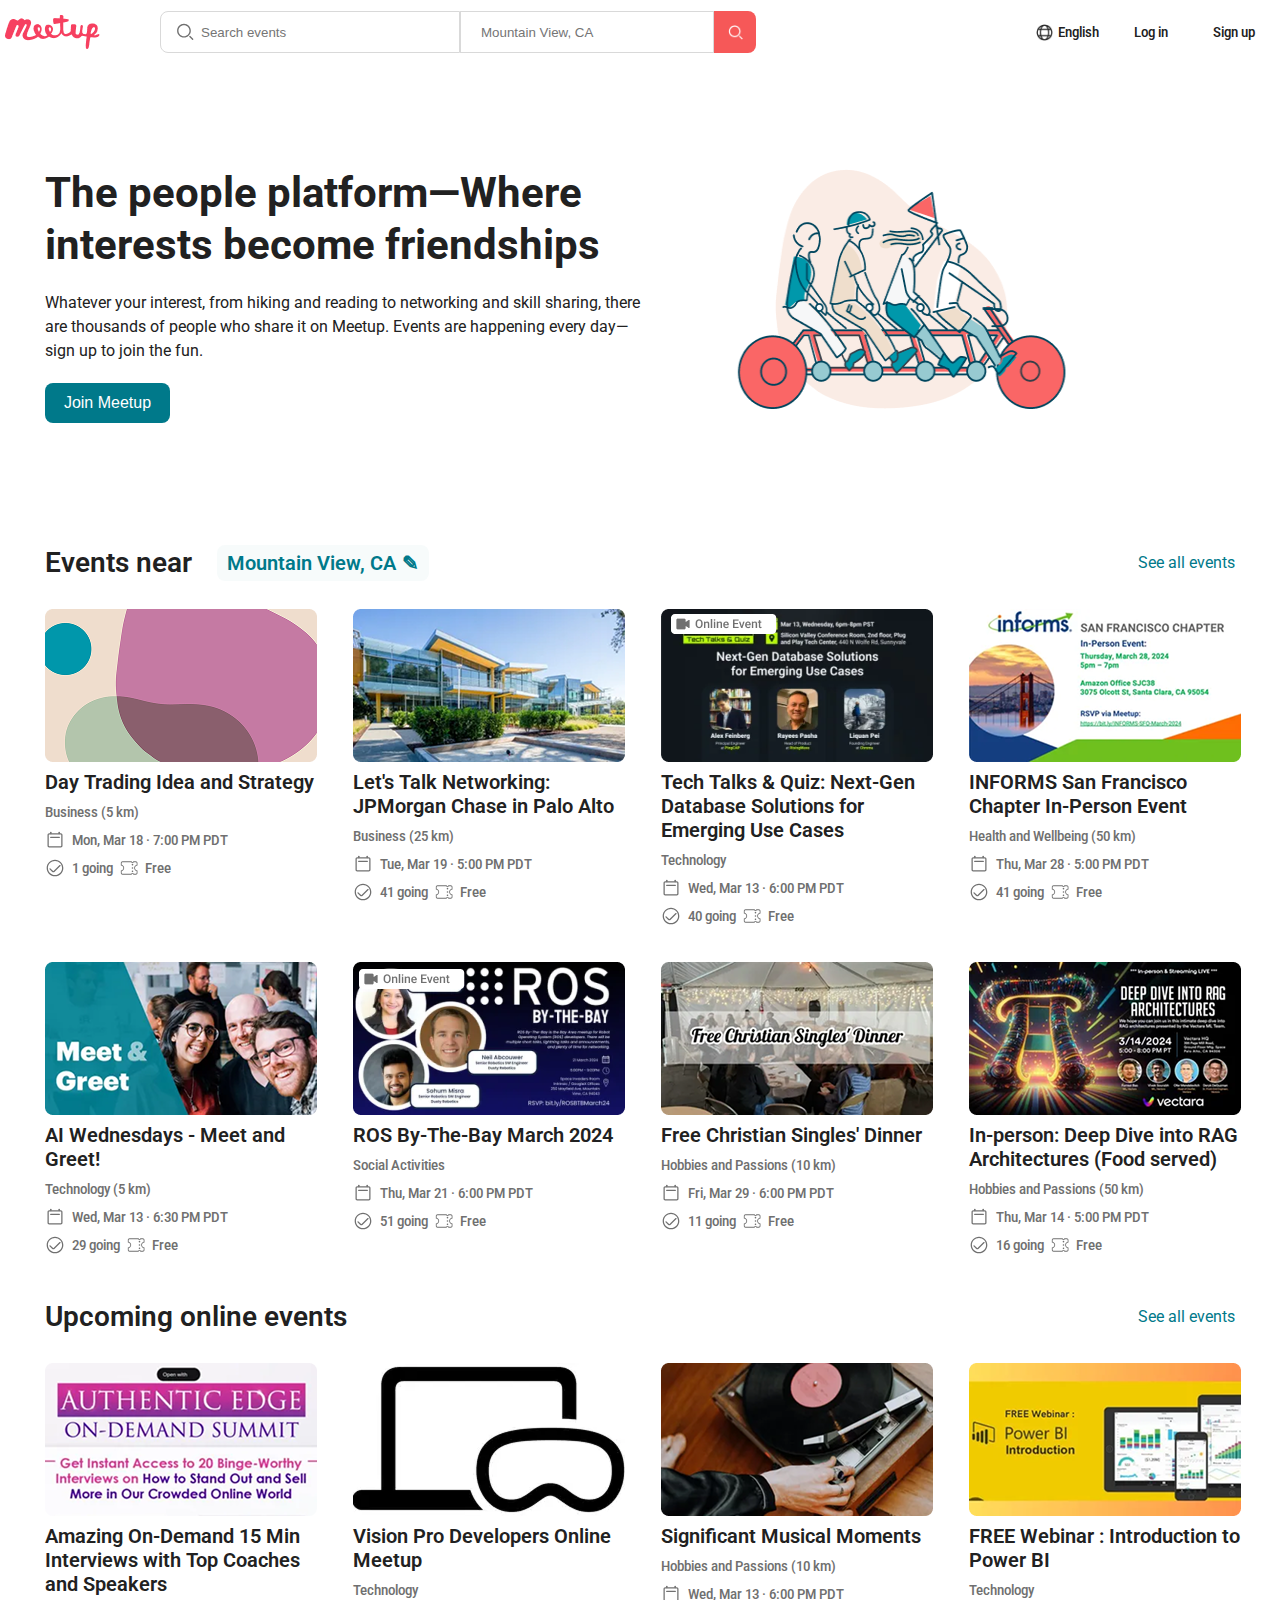
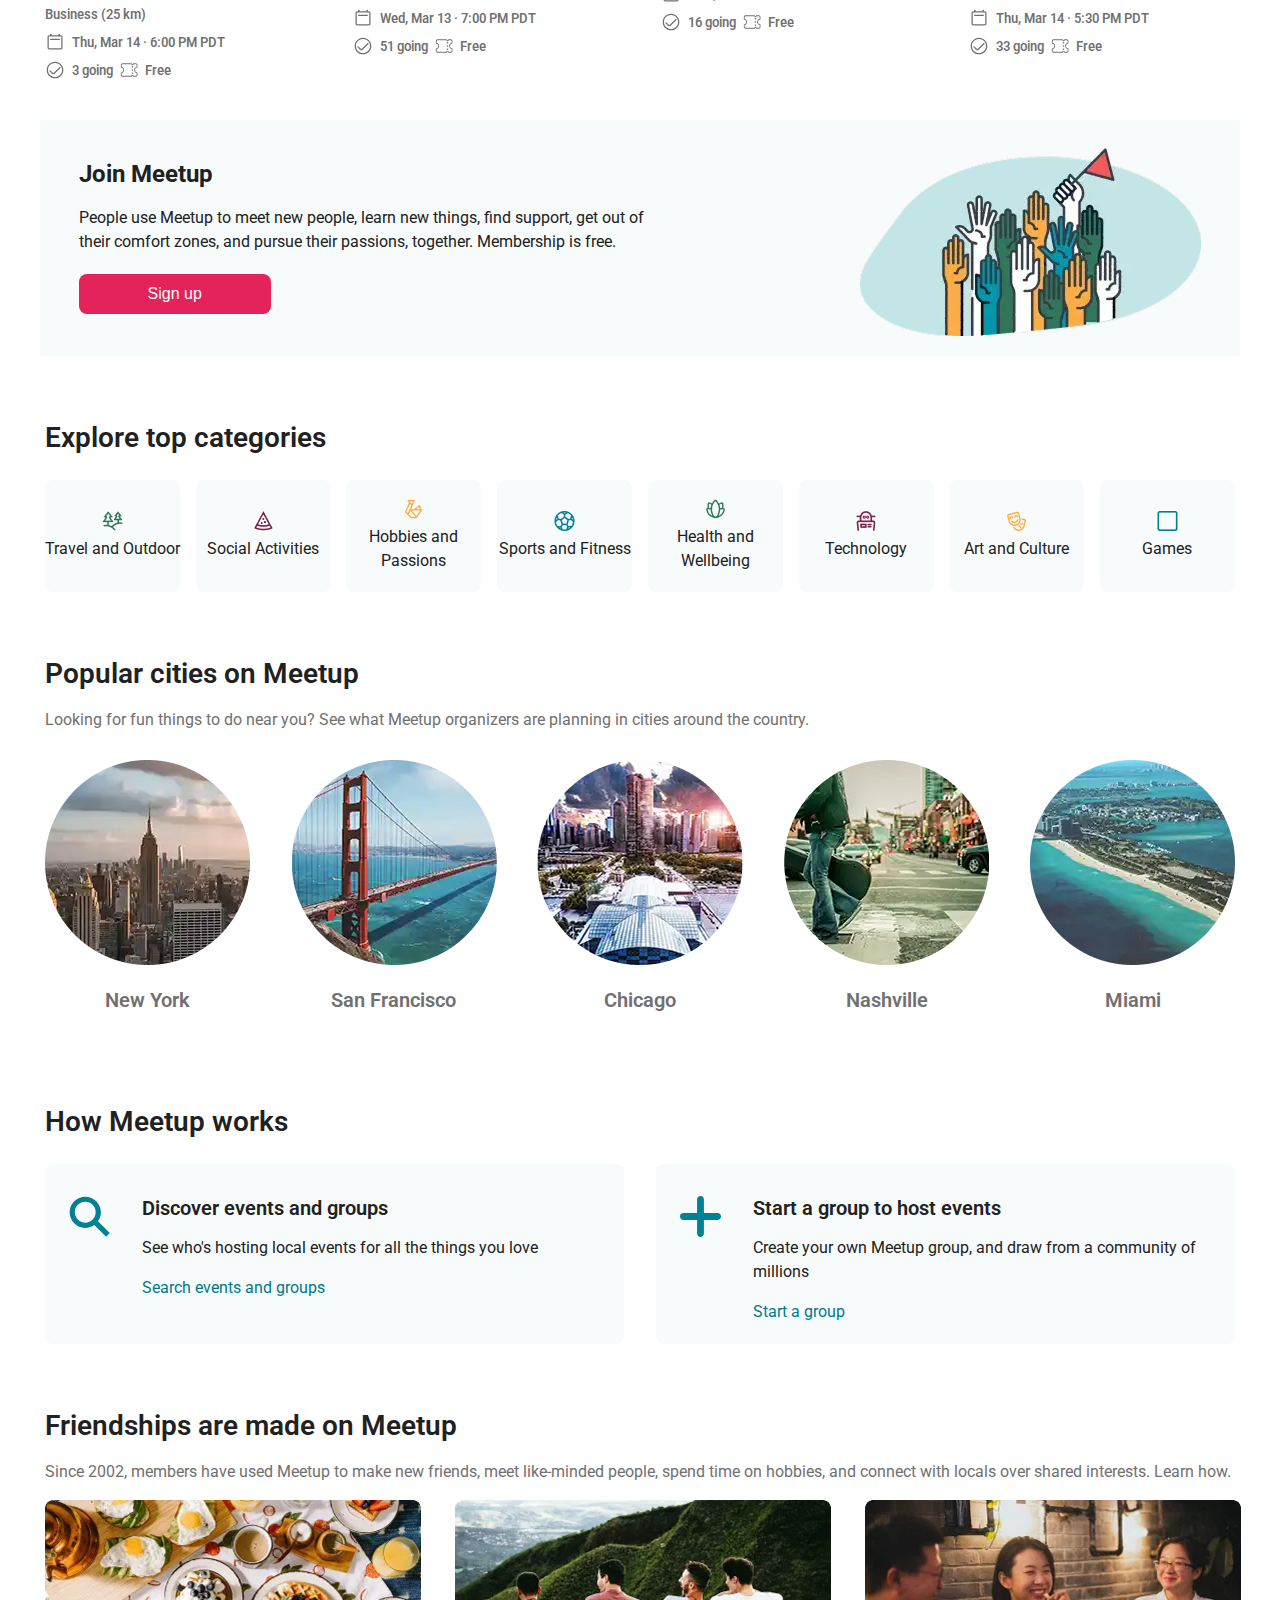
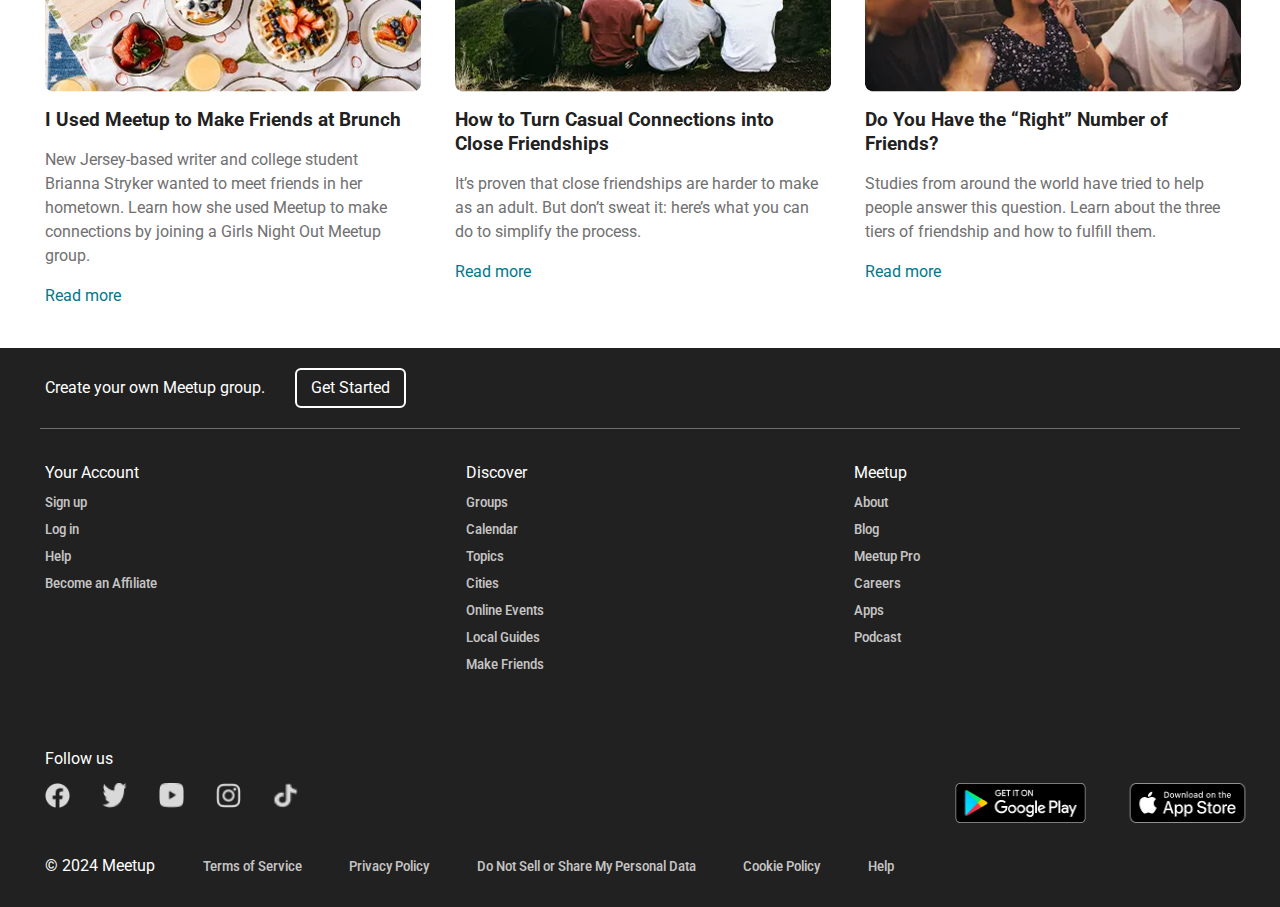
<file: Diploma_work/index.html>
<!DOCTYPE html>
<html lang="en">
  <head>
    <meta charset="UTF-8" />
    <meta name="viewport" content="width=device-width, initial-scale=1.0" />
    <script defer src="./scripts/index_script.js"></script>
    <link rel="stylesheet" href="styles/index_style.css" />
    <title>Diploma_work</title>
  </head>
  <body>
    <header class="header container">
      <a href="/" class="header-logo">
        <img
          src="./images/logo.png"
          alt="meetup-logo"
          class="header-logo-image"
          width="95"
          height="34"
          loading="lazy"
        />
      </a>
      <div class="header-menu-left">
        <input
          type="text"
          class="header-menu-search-left"
          placeholder="Search events"
        />
        <input
          type="text"
          class="header-menu-search-right"
          placeholder="Mountain View, CA"
        />
        <button class="header-menu-search-button">
          <img
            src="./icons/search.png"
            alt="search-icon"
            width="15"
            height="15"
            loading="lazy"
          />
        </button>
      </div>
      <div class="header-menu-right">
        <a href="/" class="header-menu-link">
          <img
            src="./icons/language.png"
            alt="language-icon"
            width="17"
            height="17"
            loading="lazy"
          />
          English</a
        >
        <a href="/" class="header-menu-link">Log in</a>
        <a href="/" class="header-menu-link">Sign up</a>
      </div>
    </header>
    <main>
      <div class="container-join-meetup container">
        <div class="container-join-meetup-left">
          <h1>The people platform—Where interests become friendships</h1>
          <p>
            Whatever your interest, from hiking and reading to networking and
            skill sharing, there are thousands of people who share it on Meetup.
            Events are happening every day—sign up to join the fun.
          </p>
          <button id="joinMeetupButton">Join Meetup</button>
        </div>
        <div class="container-join-meetup-right">
          <img src="./images/irl_event.svg.png" alt="The people platform" />
        </div>
      </div>
      <div class="container-events-near-header container">
        <span class="events-title">Events near</span>
        <div class="location">
          <span class="location-text">Mountain View, CA</span>
          <span class="edit-icon">✎</span>
        </div>
        <a href="#" class="see-all">See all events</a>
      </div>
      <div class="container-events-near-grid container">
        <div class="grid-item">
          <img src="images/group-cover-10-wide.webp.png" alt="picture" />
          <div class="grid-item-text">
            <h2>Day Trading Idea and Strategy</h2>
            <p>Business (5 km)</p>
            <p>
              <img src="./icons/date.svg" alt="date" />Mon, Mar 18 · 7:00 PM PDT
            </p>
            <p>
              <img src="./icons/yes.svg" alt="yes" />1 going
              <img src="./icons/ticket.svg" alt="ticket" /> Free
            </p>
          </div>
        </div>
        <div class="grid-item">
          <img src="images/event_519345287.webp.png" alt="picture" />
          <div class="grid-item-text">
            <h2>Let's Talk Networking: JPMorgan Chase in Palo Alto</h2>
            <p>Business (25 km)</p>
            <p>
              <img src="./icons/date.svg" alt="date" />Tue, Mar 19 · 5:00 PM PDT
            </p>
            <p>
              <img src="./icons/yes.svg" alt="yes" />41 going
              <img src="./icons/ticket.svg" alt="ticket" /> Free
            </p>
          </div>
        </div>
        <div class="grid-item">
          <img src="images/event_519446442.webp.png" alt="picture" />
          <div class="grid-item-text">
            <h2>
              Tech Talks & Quiz: Next-Gen Database Solutions for Emerging Use
              Cases
            </h2>
            <p>Technology</p>
            <p>
              <img src="./icons/date.svg" alt="date" />Wed, Mar 13 · 6:00 PM PDT
            </p>
            <p>
              <img src="./icons/yes.svg" alt="yes" />40 going
              <img src="./icons/ticket.svg" alt="ticket" /> Free
            </p>
          </div>
        </div>
        <div class="grid-item">
          <img src="images/event_519596732.webp.png" alt="picture" />
          <div class="grid-item-text">
            <h2>INFORMS San Francisco Chapter In-Person Event</h2>
            <p>Health and Wellbeing (50 km)</p>
            <p>
              <img src="./icons/date.svg" alt="date" />Thu, Mar 28 · 5:00 PM PDT
            </p>
            <p>
              <img src="./icons/yes.svg" alt="yes" />41 going
              <img src="./icons/ticket.svg" alt="ticket" /> Free
            </p>
          </div>
        </div>
        <div class="grid-item">
          <img src="images/event_518548420.webp.png" alt="picture" />
          <div class="grid-item-text">
            <h2>AI Wednesdays - Meet and Greet!</h2>
            <p>Technology (5 km)</p>
            <p>
              <img src="./icons/date.svg" alt="date" />Wed, Mar 13 · 6:30 PM PDT
            </p>
            <p>
              <img src="./icons/yes.svg" alt="yes" />29 going
              <img src="./icons/ticket.svg" alt="ticket" /> Free
            </p>
          </div>
        </div>
        <div class="grid-item">
          <img src="images/event_519616239.webp.png" alt="picture" />
          <div class="grid-item-text">
            <h2>ROS By-The-Bay March 2024</h2>
            <p>Social Activities</p>
            <p>
              <img src="./icons/date.svg" alt="date" />Thu, Mar 21 · 6:00 PM PDT
            </p>
            <p>
              <img src="./icons/yes.svg" alt="yes" />51 going
              <img src="./icons/ticket.svg" alt="ticket" /> Free
            </p>
          </div>
        </div>
        <div class="grid-item">
          <img src="images/event_519189715.webp.png" alt="picture" />
          <div class="grid-item-text">
            <h2>Free Christian Singles' Dinner</h2>
            <p>Hobbies and Passions (10 km)</p>
            <p>
              <img src="./icons/date.svg" alt="date" />Fri, Mar 29 · 6:00 PM PDT
            </p>
            <p>
              <img src="./icons/yes.svg" alt="yes" />11 going
              <img src="./icons/ticket.svg" alt="ticket" /> Free
            </p>
          </div>
        </div>
        <div class="grid-item">
          <img src="images/event_519614558.webp.png" alt="picture" />
          <div class="grid-item-text">
            <h2>In-person: Deep Dive into RAG Architectures (Food served)</h2>
            <p>Hobbies and Passions (50 km)</p>
            <p>
              <img src="./icons/date.svg" alt="date" />Thu, Mar 14 · 5:00 PM PDT
            </p>
            <p>
              <img src="./icons/yes.svg" alt="yes" />16 going
              <img src="./icons/ticket.svg" alt="ticket" /> Free
            </p>
          </div>
        </div>
      </div>
      <div class="container-events-near-header container margin-header">
        <span class="events-title">Upcoming online events</span>
        <a href="#" class="see-all">See all events</a>
      </div>
      <div class="container-online-events-grid container">
        <div class="grid-item">
          <img src="images/event_519688853.webp.png" alt="picture" />
          <div class="grid-item-text">
            <h2>
              Amazing On-Demand 15 Min Interviews with Top Coaches and Speakers
            </h2>
            <p>Business (25 km)</p>
            <p>
              <img src="./icons/date.svg" alt="date" />Thu, Mar 14 · 6:00 PM PDT
            </p>
            <p>
              <img src="./icons/yes.svg" alt="yes" />3 going
              <img src="./icons/ticket.svg" alt="ticket" /> Free
            </p>
          </div>
        </div>
        <div class="grid-item">
          <img src="images/272x153.webp.png" alt="picture" />
          <div class="grid-item-text">
            <h2>Vision Pro Developers Online Meetup</h2>
            <p>Technology</p>
            <p>
              <img src="./icons/date.svg" alt="date" />Wed, Mar 13 · 7:00 PM PDT
            </p>
            <p>
              <img src="./icons/yes.svg" alt="yes" />51 going
              <img src="./icons/ticket.svg" alt="ticket" /> Free
            </p>
          </div>
        </div>
        <div class="grid-item">
          <img src="images/event_519453986.webp.png" alt="picture" />
          <div class="grid-item-text">
            <h2>Significant Musical Moments</h2>
            <p>Hobbies and Passions (10 km)</p>
            <p>
              <img src="./icons/date.svg" alt="date" />Wed, Mar 13 · 6:00 PM PDT
            </p>
            <p>
              <img src="./icons/yes.svg" alt="yes" />16 going
              <img src="./icons/ticket.svg" alt="ticket" /> Free
            </p>
          </div>
        </div>
        <div class="grid-item">
          <img src="images/event_518832943.webp.png" alt="picture" />
          <div class="grid-item-text">
            <h2>FREE Webinar : Introduction to Power BI</h2>
            <p>Technology</p>
            <p>
              <img src="./icons/date.svg" alt="date" />Thu, Mar 14 · 5:30 PM PDT
            </p>
            <p>
              <img src="./icons/yes.svg" alt="yes" />33 going
              <img src="./icons/ticket.svg" alt="ticket" /> Free
            </p>
          </div>
        </div>
      </div>

      <div class="new-container-join-meetup container">
        <div class="new-container-join-meetup-left">
          <h2>Join Meetup</h2>
          <p>
            People use Meetup to meet new people, learn new things, find
            support, get out of their comfort zones, and pursue their passions,
            together. Membership is free.
          </p>
          <button>Sign up</button>
        </div>
        <img src="./images/image.png" alt="picture" />
      </div>
      <div class="container-explore-top-categories container">
        <h2>Explore top categories</h2>
        <div class="explore-top-categories">
          <div>
            <img src="./images/Vector.png" alt="picture" />
            <p>Travel and Outdoor</p>
          </div>
          <div>
            <img src="./images/Vector (1).png" alt="picture" />
            <p>Social Activities</p>
          </div>
          <div>
            <img src="./images/Vector (2).png" alt="picture" />
            <p>Hobbies and Passions</p>
          </div>
          <div>
            <img src="./images/Vector (3).png" alt="picture" />
            <p>Sports and Fitness</p>
          </div>
          <div>
            <img src="./images/Vector (4).png" alt="picture" />
            <p>Health and Wellbeing</p>
          </div>
          <div>
            <img src="./images/Vector (5).png" alt="picture" />
            <p>Technology</p>
          </div>
          <div>
            <img src="./images/Vector (6).png" alt="picture" />
            <p>Art and Culture</p>
          </div>
          <div>
            <img src="./images/Vector (7).png" alt="picture" />
            <p>Games</p>
          </div>
        </div>
      </div>
      <div class="container-popular-cities container">
        <h2>Popular cities on Meetup</h2>
        <p>
          Looking for fun things to do near you? See what Meetup organizers are
          planning in cities around the country.
        </p>
        <div class="container-popular-cities-categories">
          <div>
            <img src="./images/new_york.webp.png" alt="picture" />
            <p>New York</p>
          </div>
          <div>
            <img src="./images/san_francisco.webp.png" alt="picture" />
            <p>San Francisco</p>
          </div>
          <div>
            <img src="./images/chicago.webp.png" alt="picture" />
            <p>Chicago</p>
          </div>
          <div>
            <img src="./images/nashville.webp.png" alt="picture" />
            <p>Nashville</p>
          </div>
          <div>
            <img src="./images/miami.webp.png" alt="picture" />
            <p>Miami</p>
          </div>
        </div>
      </div>
      <div class="container-how-meetup-works container">
        <h2>How Meetup works</h2>
        <div class="how-meetup-works-container">
          <div class="how-meetup-works-container-content">
            <div><img src="./icons/search.svg" alt="picture" /></div>
            <div>
              <h3>Discover events and groups</h3>
              <p>See who's hosting local events for all the things you love</p>
              <a href="#">Search events and groups</a>
            </div>
          </div>
          <div class="how-meetup-works-container-content">
            <div><img src="./icons/plus.svg" alt="picture" /></div>
            <div>
              <h3>Start a group to host events</h3>
              <p>
                Create your own Meetup group, and draw from a community of
                millions
              </p>
              <a href="#">Start a group</a>
            </div>
          </div>
        </div>
      </div>
      <div class="container-friendships container">
        <h2>Friendships are made on Meetup</h2>
        <p class="container-friendships-p">
          Since 2002, members have used Meetup to make new friends, meet
          like-minded people, spend time on hobbies, and connect with locals
          over shared interests. Learn how.
        </p>
        <div class="container-friendships-content">
          <div>
            <img src="./images/first_article.webp.png" alt="picture" />
            <h3>I Used Meetup to Make Friends at Brunch</h3>
            <p>
              New Jersey-based writer and college student Brianna Stryker wanted
              to meet friends in her hometown. Learn how she used Meetup to make
              connections by joining a Girls Night Out Meetup group.
            </p>
            <a href="#">Read more</a>
          </div>
          <div>
            <img src="./images/second_article.webp.png" alt="picture" />
            <h3>How to Turn Casual Connections into Close Friendships</h3>
            <p>
              It’s proven that close friendships are harder to make as an adult.
              But don’t sweat it: here’s what you can do to simplify the
              process.
            </p>
            <a href="#">Read more</a>
          </div>
          <div>
            <img src="./images/third_article.webp.png" alt="picture" />
            <h3>Do You Have the “Right” Number of Friends?</h3>
            <p>
              Studies from around the world have tried to help people answer
              this question. Learn about the three tiers of friendship and how
              to fulfill them.
            </p>
            <a href="#">Read more</a>
          </div>
        </div>
      </div>
    </main>
    <footer class="footer-container container">
      <div class="footer-start container">
        <p>Create your own Meetup group.</p>
        <p class="get-started">Get Started</p>
      </div>
      <div class="footer-content container">
        <div>
          <H3>Your Account</H3>
          <a href="#">Sign up</a>
          <a href="#">Log in</a>
          <a href="#">Help</a>
          <a href="#">Become an Affiliate</a>
        </div>
        <div>
          <h3>Discover</h3>
          <a href="#">Groups</a>
          <a href="#">Calendar</a>
          <a href="#">Topics</a>
          <a href="#">Cities</a>
          <a href="#">Online Events</a>
          <a href="#">Local Guides</a>
          <a href="#">Make Friends</a>
        </div>
        <div>
          <h3>Meetup</h3>
          <a href="#">About</a>
          <a href="#">Blog</a>
          <a href="#">Meetup Pro</a>
          <a href="#">Careers</a>
          <a href="#">Apps</a>
          <a href="#">Podcast</a>
        </div>
      </div>
      <h3 class="container">Follow us</h3>
      <div class="footer-logo container">
        <div>
          <img class="footer-logo-img" src="images/facebook.png" alt="picture">
          <img class="footer-logo-img" src="images/twitter.png" alt="picture">
          <img class="footer-logo-img" src="images/youtube.png" alt="picture">
          <img class="footer-logo-img" src="images/instagram.png" alt="picture">
          <img class="footer-logo-img" src="images/tic-toc.png" alt="picture">
        </div>
        <div>
          <img class="footer-logo-img-big" src="images/Google.png" alt="picture">
          <img class="footer-logo-img-big" src="images/App Store.png" alt="picture">
        </div>
      </div>
      <div class="footer-end container">
        <p>© 2024 Meetup</p>
        <a href="#">Terms of Service</a>
        <a href="#">Privacy Policy</a>
        <a href="#">Do Not Sell or Share My Personal Data</a>
        <a href="#">Cookie Policy</a>
        <a href="#">Help</a>
      </div>
      </footer>
  </body>
</html>
</file>
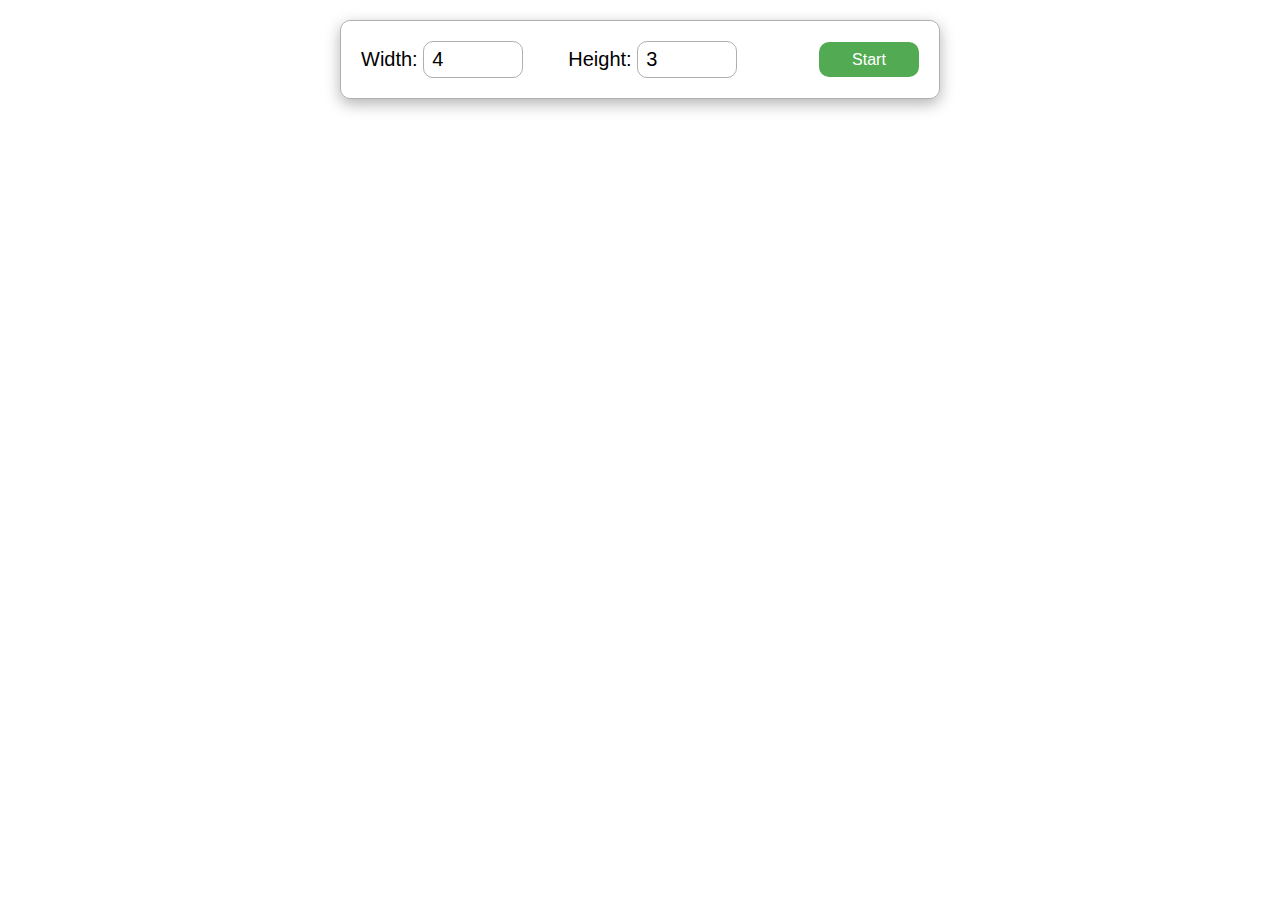
<file: The_Memory_game/index.html>
<!DOCTYPE html>
<html lang="en">
<head>
    <meta charset="UTF-8">
    <meta name="viewport" content="width=device-width, initial-scale=1.0">
    <link rel="stylesheet" href="style.css">
    <script defer src="script.js"></script>
    <title>The Memory game</title>
</head>
<body>
    <div class="controls">
        <label for="width">Width: <input type="number" id="width" min="4" max="12" value="4"></label>
        <label for="height">Height: <input type="number" id="height" min="3" max="6" value="3"></label>
        <button id="startButton" class="button-success">Start</button>
    </div>
    <div id="board" class="board"></div>
    <div class="win-message">Congratulations, you win!</div>
</body>
</html>
</file>
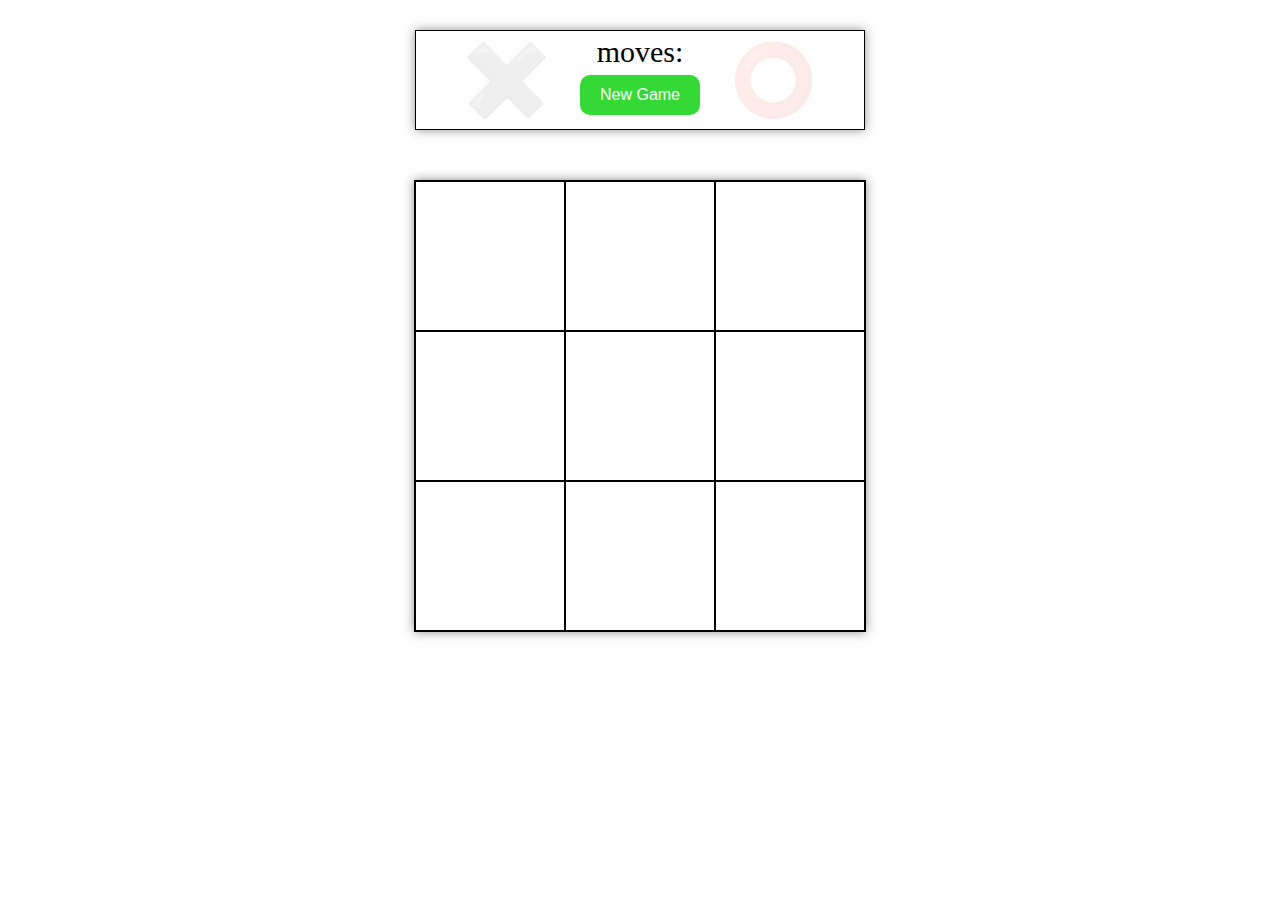
<file: Tic_tac_toe_game/index.html>
<!DOCTYPE html>
<html lang="en">
  <head>
    <meta charset="UTF-8" />
    <meta name="viewport" content="width=device-width, initial-scale=1.0" />
    <link rel="stylesheet" href="style.css" />
    <script defer src="script.js"></script>
    <title>Document</title>
  </head>
  <body>
    <div class="menu">
        <div><span id="player1" class="visible">✖️</span></div>
      <div class="moves">
        <span>moves:</span>
        <button class="new-game">New Game</button>
      </div>
      <div><span id="player2" class="visible">⭕</span></div>
    </div>
    <div class="board" id="board">
      <div class="cell"></div>
      <div class="cell"></div>
      <div class="cell"></div>
      <div class="cell"></div>
      <div class="cell"></div>
      <div class="cell"></div>
      <div class="cell"></div>
      <div class="cell"></div>
      <div class="cell"></div>
    </div>
  </body>
</html>
</file>
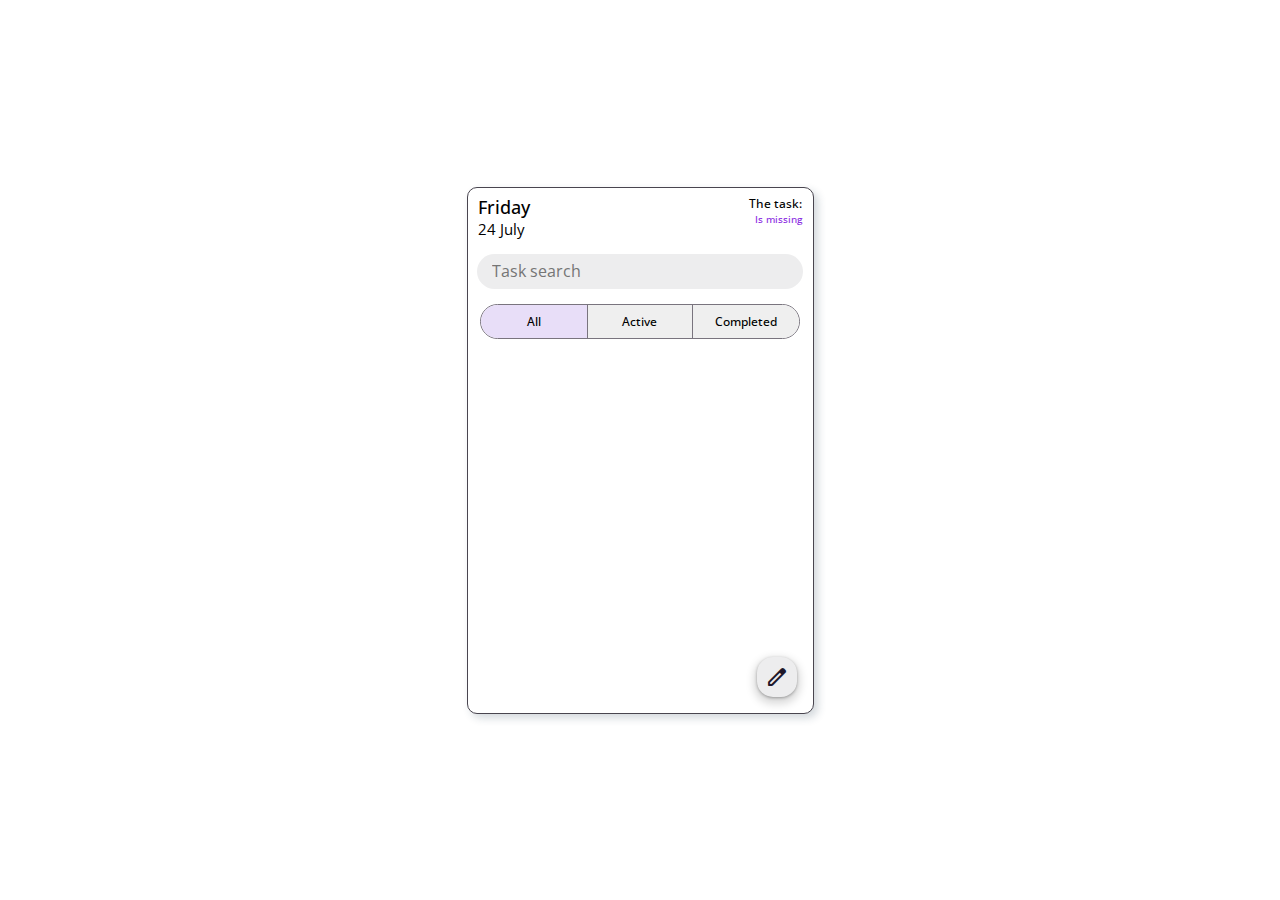
<file: ToDo_list/index.html>
<!DOCTYPE html>
<html lang="en">
  <head>
    <meta charset="UTF-8" />
    <meta name="viewport" content="width=device-width, initial-scale=1.0" />
    <link rel="stylesheet" href="https://fonts.googleapis.com/css2?family=Material+Symbols+Rounded:opsz,wght,FILL,GRAD@24,400,0,0"/>
    <link rel="stylesheet" href="https://fonts.googleapis.com/css2?family=Material+Symbols+Outlined:opsz,wght,FILL,GRAD@20..48,100..700,0..1,-50..200&icon_names=close" />
    <link rel="stylesheet" href="style.css" />
    <title>Todo list</title>
  </head>
  <body>
    <div class="container">
      <div id="overlay" class="overlay"></div>
      <div class="header-group">
        <div class="main-header-group">
        <h2 id="dayofweek" class="main-header"></h2>
        <p id="dayofmonth" class="header-group__sub-header"></p>
      </div>
      <div class="today-block">
        <p class="today-block__title">The task:</p></p>
        <div class="todo-day"> 
        <p id="todays-date"></p>
        <h3 class="todo-block__title" id="todays-text"></h3>
        </div>
        </div>
      </div>
      <div class="search-field">
        <input type="text" class="search-field__input" placeholder="Task search" />
      </div>
      <div class="split-button">
        <button class="split-button__button split-button__button--active" id="filter-all">All</button>
        <button class="split-button__button split-button__button--center" id="filter-active">Active</button>
        <button class="split-button__button" id="filter-done">Completed</button>
      </div>
      <div class="todo-list"></div>
      <form action="#" class="create-form">
        <h5 id="create-form__title">Create a task</h5>
        <input type="datetime-local" id="datetime" placeholder="Date and time" />
        <input type="textarea" autocomplete="off" maxlength="30" spellcheck="true" name="" id="input" placeholder="Task description" />
        <div class="create-form__buttons">
          <button type="submit" class="create-form__button" id="add">Save</button>
          <button type="reset" class="create-form__button" id="cancel">Cancel</button>
        </div>
      </form>
      <button class="float-button" id="show-create-form">
        <span class="material-symbols-rounded"> edit </span>
      </button>
    </div>
    <script src="script.js"></script>
  </body>
</html>
</file>
<file: Diploma_work/styles/index_style.css>
* {
  margin: 0;
  padding: 0;
  box-sizing: border-box;
}

a {
  text-decoration: none;
}

@font-face {
  font-family: "Roboto";
  src: url(../fonts/Roboto-Light.woff2) format("woff2");
  font-weight: 300;
  font-style: normal;
  font-display: swap;
}
@font-face {
  font-family: "Roboto";
  src: url(../fonts/Roboto-Regular.woff2) format("woff2");
  font-weight: 400;
  font-style: normal;
  font-display: swap;
}
@font-face {
  font-family: "Roboto";
  src: url(../fonts/RobotoSemiCondensed-Medium.woff2) format("woff2");
  font-weight: 500;
  font-style: normal;
  font-display: swap;
}
@font-face {
  font-family: "Roboto";
  src: url(../fonts/Roboto-SemiBold.woff2) format("woff2");
  font-weight: 600;
  font-style: normal;
  font-display: swap;
}
@font-face {
  font-family: "Roboto";
  src: url(../fonts/Roboto-Bold.woff2) format("woff2");
  font-weight: 700;
  font-style: normal;
  font-display: swap;
}
body {
  font-family: "Roboto", sans-serif;
  background-color: #FFFFFF;
  color: #212121;
  font-size: 16px;
  font-weight: 400;
  line-height: 24px;
  min-width: 470px;
  max-width: 1920px;
}

.container {
  max-width: 1200px;
  width: 100%;
  margin-inline: auto;
  padding-inline: 5px;
}

.header {
  max-width: 1526px;
  height: 64px;
  display: flex;
  justify-content: flex-start;
  align-items: center;
  column-gap: 60px;
}

.header-logo {
  display: flex;
  justify-content: center;
  align-items: center;
}

.header-menu-left {
  display: flex;
}

.header-menu-search-left {
  height: 42px;
  min-width: 300px;
  border-radius: 8px 0 0 8px;
  border: 1px solid #D9D9D9;
  text-indent: 40px;
  background: url(../icons/search-gray.svg) no-repeat 16px center;
}

.header-menu-search-right {
  height: 42px;
  width: 254px;
  border: 1px solid #D9D9D9;
  text-indent: 20px;
}

.header-menu-search-button {
  height: 42px;
  width: 42px;
  border-radius: 0 8px 8px 0;
  background: #f65858;
  border: none;
  display: flex;
  justify-content: center;
  align-items: center;
  cursor: pointer;
}

.header-menu-right {
  height: 42px;
  display: flex;
  justify-content: flex-end;
  align-items: center;
  width: 43%;
}

.header-menu-link {
  display: flex;
  justify-content: center;
  align-items: center;
  font-size: 0.875rem;
  line-height: 1.25rem;
  font-weight: 500;
  width: 83px;
  height: 36px;
  color: #212121;
  gap: 5px;
}
.header-menu-link:hover {
  background-color: #00798A;
  border-radius: 8px;
  color: #FFFFFF;
}

.container-join-meetup {
  height: 461px;
  display: flex;
  justify-content: flex-start;
  align-items: center;
  column-gap: 6%;
}

.container-join-meetup-left, .new-container-join-meetup-left {
  display: flex;
  flex-direction: column;
  gap: 20px;
  width: 50%;
}
.container-join-meetup-left h1, .new-container-join-meetup-left h1 {
  margin: 0;
  font-size: 2.625rem;
  line-height: 3.25rem;
  font-weight: 700;
}
.container-join-meetup-left p, .new-container-join-meetup-left p {
  margin: 0;
  font-size: 1rem;
  line-height: 1.5rem;
  font-weight: 400;
}
.container-join-meetup-left button, .new-container-join-meetup-left button {
  font-size: 1rem;
  line-height: 1.5rem;
  font-weight: 400;
  background-color: #00798A;
  color: #FFFFFF;
  border-radius: 8px;
  width: 125px;
  height: 40px;
  cursor: pointer;
  border: none;
}

.container-join-meetup-right img {
  width: 378px;
  height: 269px;
  padding-right: 15px;
}

.container-events-near-header {
  display: flex;
  align-items: center;
  justify-content: flex-start;
  column-gap: 25px;
  margin-top: 20px;
}

.events-title {
  font-size: 1.75rem;
  line-height: 2.25rem;
  font-weight: 600;
}

.location {
  display: inline-flex;
  align-items: center;
  background-color: rgba(151, 202, 209, 0.0784313725);
  padding: 6px 10px;
  color: #00798A;
  border-radius: 8px;
}
.location span {
  font-size: 1.25rem;
  line-height: 1.5rem;
  font-weight: 600;
}

.edit-icon {
  margin-left: 6px;
  cursor: pointer;
}

.see-all {
  margin-left: auto;
  font-size: 1rem;
  line-height: 1.5rem;
  font-weight: 400;
  color: #00798A;
}

.container-events-near-grid {
  margin-top: 28px;
  display: grid;
  grid-template-columns: repeat(4, 1fr);
  grid-template-rows: repeat(2, 1fr);
  gap: 36px;
}

.container-online-events-grid {
  margin-top: 28px;
  display: grid;
  grid-template-columns: repeat(4, 1fr);
  grid-template-rows: repeat(1, 1fr);
  gap: 36px;
}

.grid-item {
  display: flex;
  flex-direction: column;
  gap: 8px;
  cursor: pointer;
}
.grid-item .grid-item-text {
  display: flex;
  flex-direction: column;
  gap: 8px;
}
.grid-item h2 {
  font-size: 1.25rem;
  line-height: 1.5rem;
  font-weight: 600;
}
.grid-item p {
  font-size: 0.875rem;
  line-height: 1.25rem;
  font-weight: 500;
  display: flex;
  align-items: center;
  gap: 7px;
  color: #707070;
}

.new-container-join-meetup {
  margin-top: 40px;
  background: rgba(151, 202, 209, 0.0784313725);
  height: 236px;
  display: flex;
  justify-content: space-around;
  align-items: center;
  column-gap: 10%;
  border-style: 1px solid #D9D9D9;
}

.new-container-join-meetup-left button {
  background-color: #E32359;
  width: 192px;
  height: 40px;
}

.container-explore-top-categories {
  margin-top: 64px;
}
.container-explore-top-categories h2 {
  font-size: 1.75rem;
  line-height: 2.25rem;
  font-weight: 600;
}

.explore-top-categories {
  display: flex;
  justify-content: space-between;
  flex-wrap: wrap;
  gap: 15px;
}
.explore-top-categories div {
  cursor: pointer;
  margin-top: 24px;
  width: 135px;
  height: 112px;
  display: flex;
  flex-direction: column;
  align-items: center;
  justify-content: center;
  gap: 6px;
  border-radius: 8px;
  background-color: rgba(151, 202, 209, 0.0784313725);
}
.explore-top-categories div p {
  font-size: 1rem;
  line-height: 1.5rem;
  font-weight: 400;
  text-align: center;
}

.container-popular-cities {
  margin-top: 64px;
}
.container-popular-cities h2 {
  font-size: 1.75rem;
  line-height: 2.25rem;
  font-weight: 600;
}
.container-popular-cities p {
  margin-top: 16px;
  margin-bottom: 28px;
  font-size: 1rem;
  line-height: 1.5rem;
  font-weight: 400;
  color: #707070;
}

.container-popular-cities-categories {
  cursor: pointer;
  display: flex;
  justify-content: space-between;
  flex-wrap: wrap;
}
.container-popular-cities-categories p {
  font-size: 1.25rem;
  line-height: 1.5rem;
  font-weight: 600;
  text-align: center;
}

.container-how-meetup-works {
  margin-top: 64px;
}
.container-how-meetup-works h2 {
  font-size: 1.75rem;
  line-height: 2.25rem;
  font-weight: 600;
}

.how-meetup-works-container {
  display: flex;
  gap: 32px;
}

.how-meetup-works-container-content {
  margin-top: 24px;
  display: flex;
  max-width: 580px;
  min-width: 400px;
  width: 50%;
  height: 180px;
  background-color: rgba(151, 202, 209, 0.0784313725);
  padding-top: 32px;
  padding-left: 24px;
  gap: 32px;
  border-radius: 8px;
}
.how-meetup-works-container-content div {
  display: flex;
  flex-direction: column;
  gap: 16px;
}
.how-meetup-works-container-content div h3 {
  font-size: 1.25rem;
  line-height: 1.5rem;
  font-weight: 600;
}
.how-meetup-works-container-content div p {
  font-size: 1rem;
  line-height: 1.5rem;
  font-weight: 400;
}
.how-meetup-works-container-content div a {
  color: #00798A;
}

.container-friendships {
  margin-top: 64px;
  display: flex;
  flex-direction: column;
  gap: 16px;
}
.container-friendships h2 {
  font-size: 1.75rem;
  line-height: 2.25rem;
  font-weight: 600;
}
.container-friendships p {
  font-size: 1rem;
  line-height: 1.5rem;
  font-weight: 400;
  color: #707070;
}

.container-friendships-content {
  display: flex;
  justify-content: space-between;
  width: 100%;
  gap: 32px;
  flex-wrap: wrap;
}
.container-friendships-content div {
  cursor: pointer;
  max-width: 370px;
  width: 100%;
  display: flex;
  flex-direction: column;
  align-items: flex-start;
  gap: 16px;
}
.container-friendships-content div h2 {
  font-size: 1.25rem;
  line-height: 1.5rem;
  font-weight: 600;
}
.container-friendships-content div p {
  font-size: 1rem;
  line-height: 1.5rem;
  font-weight: 400;
  color: #707070;
}
.container-friendships-content div a {
  color: #00798A;
}

.footer-container {
  margin-top: 40px;
  max-width: 1526px;
  background-color: #212121;
  height: 559px;
}
.footer-container a {
  font-size: 0.875rem;
  line-height: 1.25rem;
  font-weight: 500;
  color: #C5C4C4;
}
.footer-container h3 {
  font-size: 1rem;
  line-height: 1.5rem;
  font-weight: 400;
  color: #FFFFFF;
}
.footer-container p {
  font-size: 1rem;
  line-height: 1.5rem;
  font-weight: 400;
  color: #FFFFFF;
}

.footer-start {
  display: flex;
  justify-content: flex-start;
  align-items: center;
  gap: 30px;
  height: 10%;
  padding-block: 40px;
}

.get-started {
  border: 2px solid #FFFFFF;
  border-radius: 6px;
  padding-inline: 14px;
  padding-block: 6px;
}

.footer-content {
  border-top: 1px solid #707070;
  display: flex;
  justify-content: flex-start;
  height: 57%;
  gap: 26%;
}
.footer-content div {
  display: flex;
  flex-direction: column;
  gap: 7px;
  margin-top: 32px;
}

.footer-logo-img {
  width: 25px;
  height: 25px;
  cursor: pointer;
}

.footer-logo-img-big {
  width: 135px;
  height: 40px;
  cursor: pointer;
}

.footer-logo {
  margin-top: 12px;
  display: flex;
  justify-content: flex-start;
  gap: 55%;
  height: 10%;
}
.footer-logo div {
  display: flex;
  gap: 32px;
}

.footer-end {
  display: flex;
  justify-content: flex-start;
  align-items: center;
  gap: 4%;
  height: 10%;
}

@media screen and (max-width: 1030px) {
  .header-menu-search-right {
    display: none;
  }
  .container-events-near-grid {
    grid-template-columns: repeat(2, 1fr);
    grid-template-rows: repeat(4, 1fr);
  }
  .container-online-events-grid {
    grid-template-columns: repeat(2, 1fr);
    grid-template-rows: repeat(2, 1fr);
  }
  .explore-top-categories {
    justify-content: flex-start;
  }
  .footer-logo-img-big {
    display: none;
  }
}
@media screen and (max-width: 760px) {
  .header-menu-left {
    position: absolute;
    top: 7%;
    left: 3%;
  }
  .header-menu-right {
    width: 80%;
  }
  .container-join-meetup-left h1, .new-container-join-meetup-left h1 {
    font-size: 1.563rem;
    line-height: 1.938rem;
    font-weight: 700;
  }
  .container-join-meetup-left h1, .new-container-join-meetup-left h1 {
    font-size: 1.563rem;
    line-height: 1.938rem;
    font-weight: 700;
  }
  .container-join-meetup-left p, .new-container-join-meetup-left p {
    font-size: 0.75rem;
    line-height: 1.063rem;
    font-weight: 400;
  }
  .header-menu-right a {
    font-size: 0.75rem;
    line-height: 1.063rem;
    font-weight: 400;
  }
  .container-join-meetup-right img {
    width: 215px;
    height: 152px;
  }
  .container-join-meetup {
    height: 430px;
  }
  .see-all {
    display: none;
  }
  .container-events-near-grid {
    place-items: normal;
    grid-template-columns: repeat(1, 1fr);
    grid-template-rows: repeat(8, 1fr);
  }
  .container-online-events-grid {
    grid-template-columns: repeat(1, 1fr);
    grid-template-rows: repeat(4, 1fr);
  }
  .grid-item {
    flex-direction: row;
    padding-top: 20px;
    border-top: 1px solid #707070;
  }
  .margin-header {
    margin-top: 60px;
  }
  .events-title {
    font-size: 1.25rem;
    line-height: 1.5rem;
    font-weight: 600;
  }
  .container-popular-cities-categories div img {
    width: 153px;
    height: 153px;
  }
  .container-popular-cities-categories div:nth-last-child(1) {
    display: none;
  }
  .how-meetup-works-container {
    display: flex;
    flex-direction: column;
    align-items: center;
    gap: 12px;
  }
  .how-meetup-works-container div {
    gap: 10px;
  }
  .how-meetup-works-container-content {
    height: 112px;
    padding-top: 19px;
    padding-left: 14px;
  }
  .how-meetup-works-container-content div h3 {
    font-size: 1rem;
    line-height: 1.5rem;
    font-weight: 400;
    font-weight: bold;
  }
  .how-meetup-works-container-content div p {
    font-size: 0.75rem;
    line-height: 1.063rem;
    font-weight: 400;
  }
  .how-meetup-works-container-content div a {
    font-size: 0.75rem;
    line-height: 1.063rem;
    font-weight: 400;
    color: #00798A;
  }
  .how-meetup-works-container-content div img {
    width: 25px;
    height: 25px;
  }
  .container-friendships h2 {
    font-size: 1.25rem;
    line-height: 1.5rem;
    font-weight: 600;
  }
  .container-friendships-p {
    display: none;
  }
  .container-friendships-content {
    justify-content: center;
  }
  .container-friendships-content div {
    max-width: 100%;
  }
  .container-friendships-content div h3 {
    font-size: 1rem;
    line-height: 1.5rem;
    font-weight: 400;
    font-weight: bold;
  }
  .container-friendships-content div p {
    font-size: 0.75rem;
    line-height: 1.063rem;
    font-weight: 400;
  }
  .container-friendships-content div a {
    font-size: 0.75rem;
    line-height: 1.063rem;
    font-weight: 400;
  }
}
@media screen and (max-width: 550px) {
  .grid-item {
    height: 100px;
  }
  .grid-item img {
    width: 165px;
    height: 92px;
  }
  .grid-item .grid-item-text {
    gap: 5px;
  }
  .grid-item h2 {
    font-size: 1rem;
    line-height: 1.5rem;
    font-weight: 400;
  }
  .grid-item p {
    font-size: 0.75rem;
    line-height: 1.063rem;
    font-weight: 400;
  }
  .grid-item p img {
    width: 16px;
    height: auto;
  }
  .new-container-join-meetup {
    position: relative;
    flex-direction: column;
    height: 340px;
  }
  .new-container-join-meetup img {
    position: absolute;
    width: 238px;
    height: 136px;
    left: 20%;
    top: 60px;
  }
  .new-container-join-meetup-left {
    align-items: center;
    width: 100%;
  }
  .new-container-join-meetup-left P {
    text-align: left;
    margin-top: 140px;
  }
  .new-container-join-meetup-left h2 {
    width: 100%;
    text-align: left;
  }
  .footer-end a {
    display: none;
  }
}
@media screen and (max-width: 470px) {
  .container-join-meetup {
    flex-direction: column;
    justify-content: flex-end;
    align-items: flex-start;
    width: 450px;
    height: 370px;
    gap: 20px;
    padding-inline: 0;
  }
  .container-join-meetup-left, .new-container-join-meetup-left {
    position: relative;
  }
  #joinMeetupButton {
    position: absolute;
    bottom: -220px;
    right: 40%;
    width: 100px;
    height: 30px;
    font-size: 0.75rem;
    line-height: 1.063rem;
    font-weight: 400;
  }
  .container-events-near-header {
    margin-top: 70px;
  }
  .events-title {
    font-size: 1.25rem;
    line-height: 1.5rem;
    font-weight: 600;
  }
  .location span {
    font-size: 0.875rem;
    line-height: 1.25rem;
    font-weight: 500;
  }
  .container-join-meetup-left, .new-container-join-meetup-left {
    width: 100%;
  }
  .container-join-meetup-right {
    width: 100%;
    text-align: center;
  }
  .new-container-join-meetup-left button {
    display: block;
  }
  .explore-top-categories {
    justify-content: center;
  }
  .container {
    padding-left: 20px;
  }
  .footer-content {
    gap: 10%;
  }
  .footer-container {
    padding-left: 0px;
  }
  .how-meetup-works-container {
    align-items: flex-start;
  }
  .container-join-meetup {
    padding-left: 15px;
    margin-inline: 0px;
  }
  .explore-top-categories {
    display: grid;
    grid-template-columns: repeat(2, 1fr);
    place-items: center;
  }
  .container-explore-top-categories {
    margin-top: 30px;
  }
  .container-popular-cities {
    margin-top: 30px;
  }
  .container-how-meetup-works {
    margin-top: 30px;
  }
  .container-friendships {
    margin-top: 30px;
  }
}

/*# sourceMappingURL=index_style.css.map */
</file>
<file: The_Memory_game/style.css>
* {
  margin: 0;
  padding: 0;
  box-sizing: border-box;
}

body {
  display: flex;
  flex-direction: column;
  align-items: center;
  justify-content: flex-start;
  min-height: 100vh;
  background: white;
  font-family: sans-serif;
}

:root {
  --border-radius: 10px;
  --box-shadow: 0 5px 15px rgba(0, 0, 0, 0.3);
  --light-gray: hsl(0, 3%, 69%);
  --green: rgb(82, 171, 82);
}

.card {
  background: rgb(234, 140, 140);
  width: 100px;
  height: 100px;
  border-radius: var(--border-radius);
  cursor: pointer;
  box-shadow: var(--box-shadow);
  transition: all 600ms ease-in-out;
  display: flex;
  align-items: center;
  justify-content: center;
  font-size: 50px;

  &.flipped {
    background: white;
    transform: rotateY(180deg);
  }
}

span{
  transform: rotateY(-180deg);
}

.controls {
  margin-top: 20px;
  border-radius: var(--border-radius);
  box-shadow: var(--box-shadow);
  width: 600px;
  padding: 20px;
  border: 1px solid var(--light-gray);
  display: flex;
  align-items: center;
  justify-content: center;
  gap: 40px;
}

label {
  margin-right: 5px;
  font-size: 20px;
}

input {
  border-radius: var(--border-radius);
  border: 1px solid var(--light-gray);
  padding: 6px 8px;
  width: 100px;
  font-size: 20px;
}

.button-success {
  margin-left: auto;
  width: 100px;
  height: 35px;
  font-size: 16px;
  color: white;
  background: var(--green);
  border-radius: var(--border-radius);
  border: none;
  padding: 6px 8px;
  cursor: pointer;
  transition: all 0.3s ease-in-out;

  &:hover {
    background: rgb(62, 141, 62);
  }
}

.board {
  margin-top: 20px;
  display: grid;
  gap: 10px;
}

.win-message {
  display: none;
  position: fixed;
  top: 50%;
  left: 50%;
  transform: translate(-50%, -50%);
  margin-top: 20px;
  font-size: 60px;
  color: purple;
  opacity: 0;
  transition: opacity 2s ease-in-out;
}

.win-message.show {
  display: block;
  opacity: 1;
}
</file>
<file: Tic_tac_toe_game/style.css>
*{
    margin: 0;
    padding: 0;
    box-sizing: border-box;
}

body{
    display: flex;
    flex-direction: column;
    justify-content: flex-start;
    align-items: center;
    height: 100vh;
    width: 100vw;
    gap: 50px;
}

.menu{
    margin-top: 30px;
    display: flex;
    justify-content: center;
    align-items: center;;
    width: 450px;
    height: 100px;
    gap: 30px;
    border: 1px solid black;
    box-shadow: 0px 0px 10px 0px rgba(0,0,0,0.45);
}

.board{
    display: grid;
    grid-template-columns: repeat(3, 150px);
    grid-template-rows: repeat(3, 150px);
    border: 1px solid black;
    box-shadow: 0px 0px 10px 0px rgba(0,0,0,0.45);
}

.cell{
    border: 1px solid black;
    display: flex;
    justify-content: center;
    align-items: center;
    font-size: 100px;
    cursor: pointer;
}

.new-game{
    margin-bottom: 10px;
    width: 120px;
    height: 40px;
    cursor: pointer;
    font-size: 16px;
    border: none;
    color: white;
    border-radius: 10px;
    background-color: #35d935;
    transition: all 0.2s ease-in-out;
}

.new-game:hover{
    background-color: #2b9f2b;
    box-shadow: 0px 0px 10px 0px rgba(0,0,0,0.45);
}

#player1, #player2{
    font-size: 70px;
}

.moves{
    display: flex;
    flex-direction: column;
    justify-content: flex-end;
    align-items: center;
    gap: 6px;
    font-size: 30px;
}

.visible{
    opacity: 0.1;
    transition: all 0.2s ease-in-out;
}
</file>
<file: ToDo_list/style.css>
@import url("https://fonts.googleapis.com/css2?family=Open+Sans:ital,wght@0,300..800;1,300..800&display=swap");

* {
  margin: 0;
  padding: 0;
  font-family: "Open Sans", sans-serif;
}

body {
  height: 100vh;
  width: 100vw;
  display: flex;
  justify-content: center;
  align-items: center;
}

.container {
  display: flex;
  position: relative;
  width: 345px;
  height: 525px;
  flex-direction: column;
  align-items: center;
  border-radius: 10px;
  border: 1px solid #49454f;
  background-color: white;
  gap: 15px;
  position: relative;
  -webkit-box-shadow: 4px 4px 8px 0px rgba(34, 60, 80, 0.2);
  -moz-box-shadow: 4px 4px 8px 0px rgba(34, 60, 80, 0.2);
  box-shadow: 4px 4px 8px 0px rgba(34, 60, 80, 0.2);
}

.header-group {
  display: flex;
  width: 100%;
  flex-direction: row;
  padding-left: 20px;
  padding-top: 7px;
  display: flex;
}

.main-header-group {
width: 42%;
}

.main-header {
  font-size: 18px;
  font-weight: 500;
}

.header-group__sub-header {
  font-size: 15px;
}

.today-block {
  width: 52%;
  height: 100%;
  display: flex;
  flex-direction: column;
  align-items: flex-end;
  border-radius: 10px;
}

.today-block__title {
  margin-top: auto;
  font-size: 12px;
  font-weight: 500;
}

.todo-day {
  width: 100%;
  height: 60%;
  display: flex;
  flex-direction: column;
  align-items: flex-end;
  border-radius: 10px;
}

#todays-date {
    font-size: 10px;
    font-weight: 500;
    color: blueviolet;
  }

#todays-text {
  font-size: 12px;
  font-weight: 500;
  color: blueviolet;
}


.search-field {
  display: flex;
  align-items: center;
  justify-content: space-between;
  gap: 4px;
  width: 90%;
  height: 35px;
  border-radius: 28px;
  background-color: #1d1b2014;
  overflow: hidden;
  padding-right: 15px;
}

.search-field__input {
  height: 100%;
  width: 100%;
  background: none;
  border: none;
  outline: none;
  appearance: none;
  font-size: 16px;
  line-height: 24px;
  padding-left: 15px;
}

.float-button {
  position: absolute;
  background-color:  #1d1b2014;
  box-shadow: 0px 4px 8px 3px rgba(0, 0, 0, 0.15),
    0px 1px 3px 0px rgba(0, 0, 0, 0.3);
  width: 40px;
  height: 40px;
  border: none;
  outline: none;
  right: 16px;
  bottom: 16px;
  border-radius: 16px;
  display: flex;
  align-items: center;
  justify-content: center;
  transition: all 0.2s linear;
}

.float-button:hover {
  cursor: pointer;
  background-color: #e8def8;
}

.float-button span {
  color: #1f182a;
  cursor: pointer;
}

.todo-list {
  display: flex;
  flex-direction: column;
  gap: 12px;
}

.split-button {
  width: 92%;
  height: 33px;
  display: grid;
  grid-template-columns: 1fr 1fr 1fr;
  border: 1px solid #79747e;
  border-radius: 24px;
  overflow: hidden;
}

.split-button__button {
  border: none;
  outline: none;
  overflow: hidden;
  cursor: pointer;
  font-size: 12px;
  font-weight: 500;
  transition: all 0.15s linear;
  display: flex;
  align-items: center;
  justify-content: center;
  gap: 8px;
}

.split-button__button-icon {
  width: 0px;
  overflow: hidden;
  transition: all 0.15s linear;
  color: #381e72;
  font-size: 18px;
}

.split-button__button--center {
  border-left: 1px solid #79747e;
  border-right: 1px solid #79747e;
}

.split-button__button--active {
  background-color: none;
}

.split-button__button--active .split-button__button-icon {
  width: 18px;
}

.checkbox {
  position: relative;
  left: -5px;
  width: 34px;
  height: 34px;
  display: flex;
  align-items: center;
  justify-content: center;
  transform: scale(0.7);
}

.checkbox input[type="checkbox"] {
  appearance: none;
  width: 20px;
  height: 20px;
  border: 2px solid #49454f;
  border-radius: 2px;
  transition: all 0.15s linear;
  cursor: pointer;
}

.checkbox:has(input[type="checkbox"]:checked) .checkbox__check-icon {
  opacity: 100%;
}

.checkbox__check-icon {
  position: absolute;
  transform: translate(0%, 0%);
  pointer-events: none;
  font-size: 20px;
  color: #381e72;
  transition: all 0.15s linear;
  opacity: 0%;
}

.todo-list {
  display: flex;
  flex-direction: column;
  align-items: center;
  gap: 12px;
  width: 100%;
  height: 340px;
  overflow: auto;
}

.todo-block {
  display: flex;
  align-items: center;
  padding: 8px 12px 8px 8px;
  background-color: #1d1b2014;
  border-radius: 16px;
  height: 5%;
  width: 85%;
  transition: all 0.2s linear;
  cursor: pointer;
  position: relative;
}

.todo-block.changeColor {
  background-color: #e8def8;
}

.todo-block:hover {
  background-color: #e8def8;
}

.todo-block:has(input[type="checkbox"]:checked) > .todo-block__data {
  text-decoration: line-through;
  color: rgba(29, 27, 30, 0.5);
}

.todo-block__data {
  display: flex;
  flex-direction: row;
  align-items: center;
  gap: 2px;
}

.todo-block__date {
  font-size: 10px;
  color: inherit;
  width: 100%;
}

.todo-block__title {
  font-size: 12px;
  font-weight: 400;
  color: inherit;
}

.material-symbols-outlined {
  cursor: pointer;
  transform: scale(0.7);
  position: absolute;
  right: 5px;
}

.create-form {
  position: absolute;
  bottom: 0px;
  background: #f4f3f3;
  padding-top: 12px;
  display: flex;
  align-items: center;
  width: 345px;
  height: 168px;
  flex-direction: column;
  gap: 10px;
  border-top: 1px solid #49454f;
  border-radius: 10px;
  display: none;
  opacity: 0;
  z-index: 21;
  transform: translateY(-10px);
  transition: opacity 3=s ease, transform 0.3s ease;
  box-shadow: 0px -5px 5px -5px rgba(34, 60, 80, 0.6);
}

.create-form__buttons {
  width: 100%;
  height: 30%;
  padding-right: 25px;
  display: flex;
  gap: 10px;
  justify-content: flex-end;
}

#input {
  width: 90%;
  height: 25%;
  padding-left: 5px;
}

#datetime {
  width: 90%;
  height: 25%;
  padding-left: 5px;
}

.create-form__button {
  width: 25%;
  height: 80%;
  color: #6750a4;
  background-color: white;
  border: 1px solid #6750a4;
  transition: all 0.2s linear;
  border-radius: 10px;
}

.create-form__button:hover {
  background-color: #6750a4;
  color: white;
}

.create-form.active {
  display: flex;
  opacity: 1;
  transform: scale(1);
}

.float-button.active {
  display: none;
}

.overlay {
  position: absolute;
  width: 345px;
  height: 525px;
  background: rgba(0, 0, 0, 0.5);
  display: none;
  z-index: 10;
  border-radius: 10px;
}
</file>
